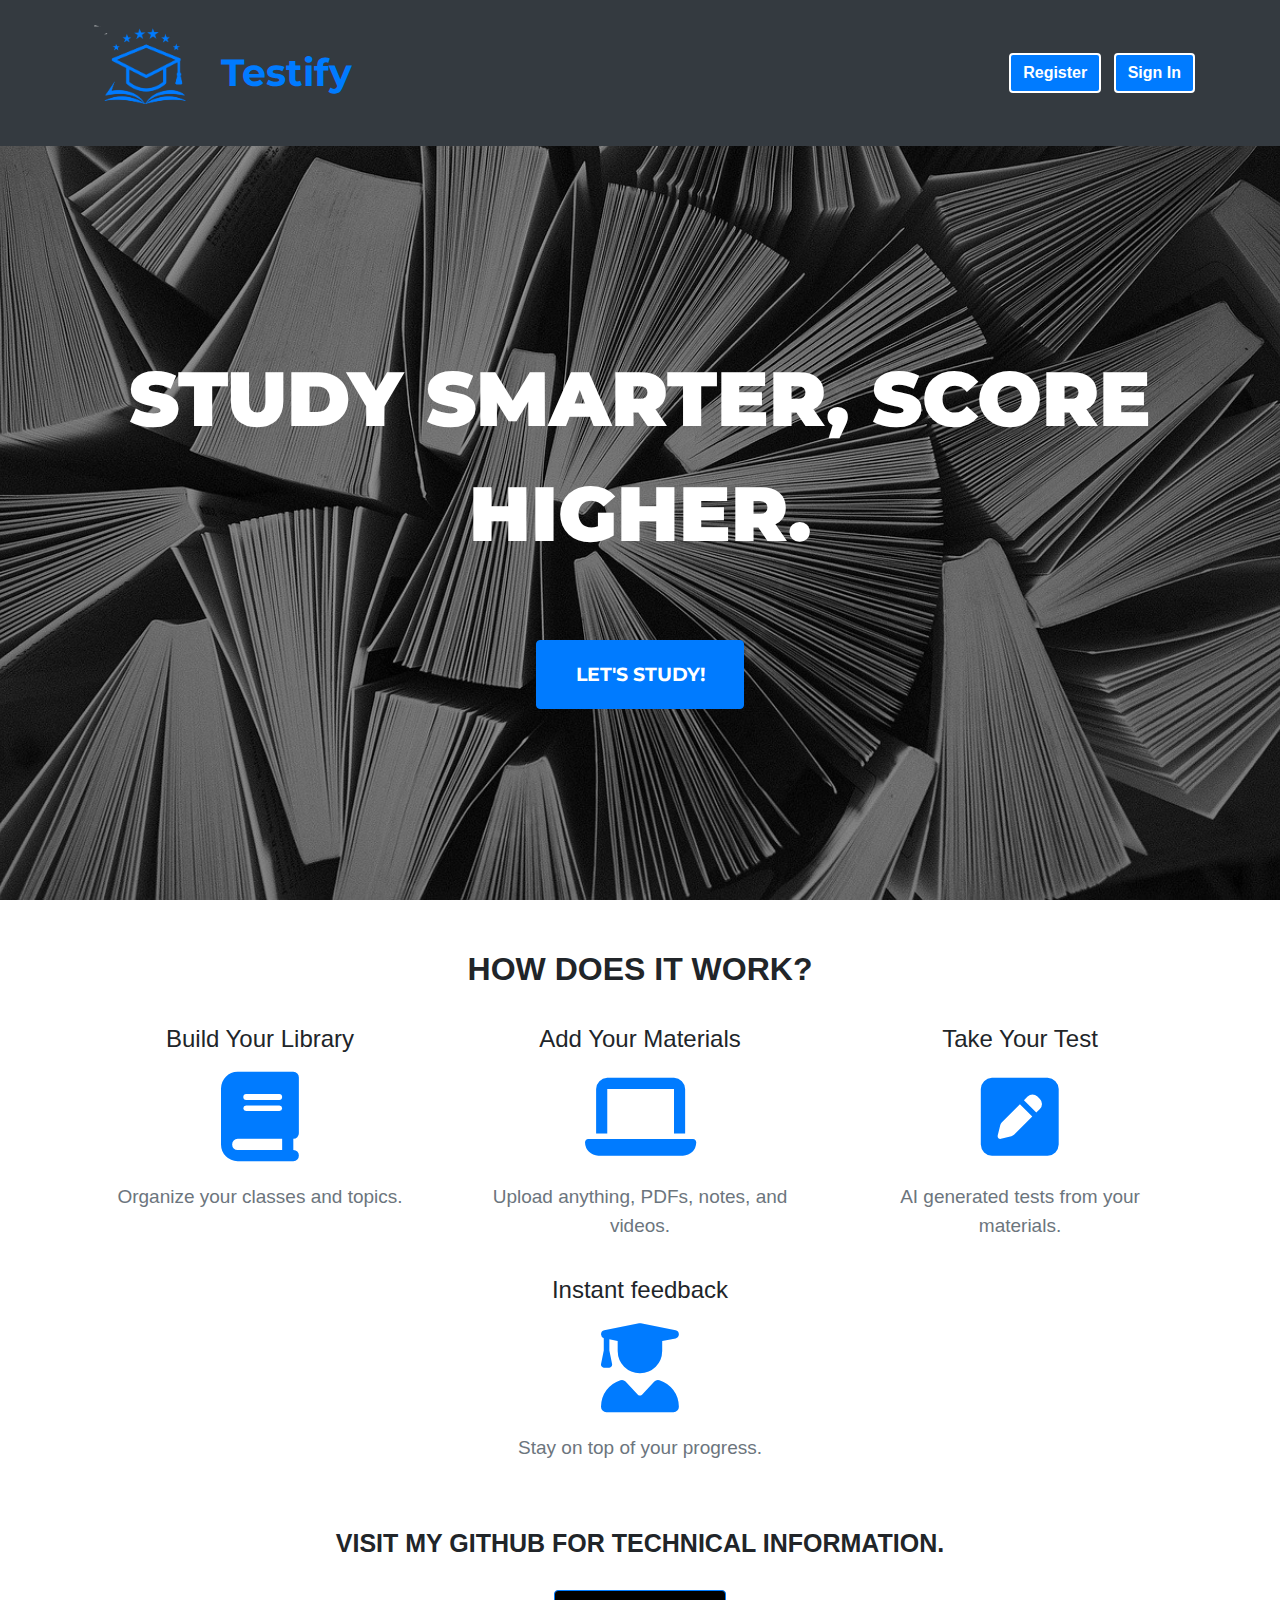
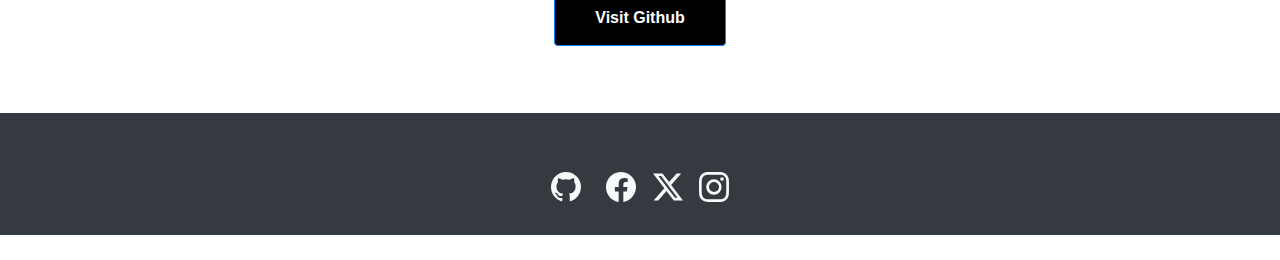
<file: templates/home.html>
<!DOCTYPE html>
<html data-bs-theme="light" lang="en">

<head>
    <meta charset="utf-8">
    <meta name="viewport" content="width=device-width, initial-scale=1.0, shrink-to-fit=no">
    <title>Testify</title>
    <link rel="stylesheet" href="https://fonts.googleapis.com/css?family=Montserrat:400,700&amp;display=swap">
    <link rel="stylesheet" href="https://fonts.googleapis.com/css?family=Kaushan+Script&amp;display=swap">
    <link rel="stylesheet" href="https://cdnjs.cloudflare.com/ajax/libs/font-awesome/6.6.0/css/all.min.css">
    <link rel="stylesheet" href="../static/css/bs-theme-overrides.css">
    <link rel="stylesheet" href="../static/css/Footer-Dark-icons.css">
    <link href="https://stackpath.bootstrapcdn.com/bootstrap/4.5.2/css/bootstrap.min.css" rel="stylesheet">
    <link rel="stylesheet" href="../static/css/home.css">
</head>

<body class="fw-bold text-bg-light" id="page-top" data-bs-spy="scroll" data-bs-target="#mainNav" data-bs-offset="54">
    <nav class="navbar navbar-expand-lg fixed-top bg-dark navbar-dark" id="mainNav">
        <div class="container">
            <!-- Logo on the left -->
            <a class="navbar-brand" href="#page-top">
                <img src="../static/images/logo.png" alt="Logo" height="120">
            </a>
            <div class="intro-lead-in"><span>Testify</span></div>
            <!-- Buttons on the right -->
            <div class="ml-auto">
                <button class="btn btn-outline-light"
                    style="border: 2px solid white; color: white; background-color: #007bff; font-weight: 700"
                    onclick="window.location.href='/register';">Register</button>
                <button class=" btn btn-outline-light ml-2"
                    style="border: 2px solid white; color: white; background-color: #007bff; font-weight: 700"
                    onclick="window.location.href='/login';">Sign In</button>
            </div>
        </div>
    </nav>
    <header class="masthead hero-background">
        <div class="container">
            <div class="intro-text">
                <!--
                <div class="text-scroll">
                    <span class="study-text">I need to study </span>
                    <span class="subject-list">
                        <div>
                            <div class="subject-item">History</div>
                            <div class="subject-item"></div>
                            <div class="subject-item">English</div>
                            <div class="subject-item"></div>
                            <div class="subject-item">Maths</div>
                            <div class="subject-item"></div>
                            <div class="subject-item">Chemistry</div>
                            <div class="subject-item"></div>
                            <div class="subject-item">Physics</div>
                            <div class="subject-item"></div>
                            <div class="subject-item">for SAT</div>
                            <div class="subject-item"></div>
                            <!-- Duplicate subjects to make the scroll infinite -->
                <!--
                            <div class="subject-item">History</div>
                            <div class="subject-item"></div>
                            <div class="subject-item">English</div>
                            <div class="subject-item"></div>
                            <div class="subject-item">Maths</div>
                            <div class="subject-item"></div>
                            <div class="subject-item">Chemistry</div>
                            <div class="subject-item"></div>
                            <div class="subject-item">Physics</div>
                            <div class="subject-item"></div>
                            <div class="subject-item">for SAT</div>
                        </div>
                    </span>
                </div>-->
                <div class="intro-heading text-uppercase"><span>Study Smarter, Score Higher.</span></div>
                </br></br>
                <a class="btn btn-primary btn-xl text-uppercase" role="button" href="#services"
                    style="background: #007bff; font-weight: 700;">let's study!</a>
            </div>
        </div>
    </header>

    <section id="services" class="services-section">
        <div class="container">
            <!-- Heading -->
            <div class="row">
                <div class="col-lg-12 text-center">
                    <h2 class="text-uppercase section-heading" style="margin-bottom: 37px; font-weight: 700;">How does
                        it work?</h2>
                </div>
            </div>

            <!-- Content -->
            <div class="row text-center d-flex justify-content-center">
                <div class="col-md-4 d-flex flex-column align-items-center">
                    <h4 class="section-heading">Build Your Library</h4>
                    <i class="fa fa-book" style="font-size: 89px; color: #007bff; margin: 10px 0 22px 0;"></i>
                    <p class="text-muted" style="font-size: 19px; margin: 0 22px 12px 22px;">Organize your classes and
                        topics.</p>
                </div>

                <div class="col-md-4 d-flex flex-column align-items-center">
                    <h4 class="section-heading">Add Your Materials</h4>
                    <i class="fa fa-laptop" style="font-size: 89px; color: #007bff; margin: 10px 0 22px 0;"></i>
                    <p class="text-muted" style="font-size: 19px; margin: 0 22px 12px 22px;">Upload anything, PDFs,
                        notes, and videos.</p>
                </div>

                <div class="col-md-4 d-flex flex-column align-items-center">
                    <h4 class="section-heading">Take Your Test</h4>
                    <i class="fa fa-pencil-square" style="font-size: 89px; color: #007bff; margin: 10px 0 22px 0;"></i>
                    <p class="text-muted" style="font-size: 19px; margin: 0 22px 12px 22px;">AI generated tests from
                        your materials.</p>
                </div>
            </div>
            </br>
            <div class="row text-center d-flex justify-content-center">
                <div class="col-md-4 d-flex flex-column align-items-center">
                    <h4 class="section-heading">Instant feedback</h4>
                    <i class="fas fa-user-graduate" style="font-size: 89px; color: #007bff; margin: 10px 0 22px 0;"></i>
                    <p class="text-muted" style="font-size: 19px; margin: 0 22px 12px 22px;">Stay on top of your
                        progress.</p>
                </div>
            </div>
        </div>
    </section>

    <section class="footer-section">
        <div class="col-lg-12 text-center">
            <h2 class="text-uppercase section-heading" style="font-size: 25px; font-weight: 700">Visit my GitHub for
                technical
                information.</h2>
            </br>
            <a class="btn btn-primary" type="button" href="https://github.com/shrenikraxit/Testify"
                style="margin-bottom: -1px;padding-left: 40px;padding-right: 40px;padding-bottom: 15px;padding-top: 15px;background: #000000; font-weight: 700">Visit
                Github</a>
        </div>
    </section>

    <footer style="margin: -11px;padding: 25px 0px;">
        <footer class="text-center bg-dark">
            <div class="container text-white py-4 py-lg-5">
                <ul class="list-inline" style="height: 10px;font-size: 30px;">
                    <li class="list-inline-item me-4"><svg xmlns="http://www.w3.org/2000/svg" width="1em" height="1em"
                            fill="currentColor" viewBox="0 0 16 16" class="bi bi-github text-light"
                            style="padding-right: 0px;margin-right: 25px;">
                            <path
                                d="M8 0C3.58 0 0 3.58 0 8c0 3.54 2.29 6.53 5.47 7.59.4.07.55-.17.55-.38 0-.19-.01-.82-.01-1.49-2.01.37-2.53-.49-2.69-.94-.09-.23-.48-.94-.82-1.13-.28-.15-.68-.52-.01-.53.63-.01 1.08.58 1.23.82.72 1.21 1.87.87 2.33.66.07-.52.28-.87.51-1.07-1.78-.2-3.64-.89-3.64-3.95 0-.87.31-1.59.82-2.15-.08-.2-.36-1.02.08-2.12 0 0 .67-.21 2.2.82.64-.18 1.32-.27 2-.27.68 0 1.36.09 2 .27 1.53-1.04 2.2-.82 2.2-.82.44 1.1.16 1.92.08 2.12.51.56.82 1.27.82 2.15 0 3.07-1.87 3.75-3.65 3.95.29.25.54.73.54 1.48 0 1.07-.01 1.93-.01 2.2 0 .21.15.46.55.38A8.012 8.012 0 0 0 16 8c0-4.42-3.58-8-8-8">
                            </path>
                        </svg><svg xmlns="http://www.w3.org/2000/svg" width="1em" height="1em" fill="currentColor"
                            viewBox="0 0 16 16" class="bi bi-facebook text-light">
                            <path
                                d="M16 8.049c0-4.446-3.582-8.05-8-8.05C3.58 0-.002 3.603-.002 8.05c0 4.017 2.926 7.347 6.75 7.951v-5.625h-2.03V8.05H6.75V6.275c0-2.017 1.195-3.131 3.022-3.131.876 0 1.791.157 1.791.157v1.98h-1.009c-.993 0-1.303.621-1.303 1.258v1.51h2.218l-.354 2.326H9.25V16c3.824-.604 6.75-3.934 6.75-7.951">
                            </path>
                        </svg></li>
                    <li class="list-inline-item me-4"><svg xmlns="http://www.w3.org/2000/svg" width="1em" height="1em"
                            fill="currentColor" viewBox="0 0 16 16" class="bi bi-twitter-x text-light">
                            <path
                                d="M12.6.75h2.454l-5.36 6.142L16 15.25h-4.937l-3.867-5.07-4.425 5.07H.316l5.733-6.57L0 .75h5.063l3.495 4.633L12.601.75Zm-.86 13.028h1.36L4.323 2.145H2.865l8.875 11.633Z">
                            </path>
                        </svg></li>
                    <li class="list-inline-item"><svg xmlns="http://www.w3.org/2000/svg" width="1em" height="1em"
                            fill="currentColor" viewBox="0 0 16 16" class="bi bi-instagram text-light">
                            <path
                                d="M8 0C5.829 0 5.556.01 4.703.048 3.85.088 3.269.222 2.76.42a3.917 3.917 0 0 0-1.417.923A3.927 3.927 0 0 0 .42 2.76C.222 3.268.087 3.85.048 4.7.01 5.555 0 5.827 0 8.001c0 2.172.01 2.444.048 3.297.04.852.174 1.433.372 1.942.205.526.478.972.923 1.417.444.445.89.719 1.416.923.51.198 1.09.333 1.942.372C5.555 15.99 5.827 16 8 16s2.444-.01 3.298-.048c.851-.04 1.434-.174 1.943-.372a3.916 3.916 0 0 0 1.416-.923c.445-.445.718-.891.923-1.417.197-.509.332-1.09.372-1.942C15.99 10.445 16 10.173 16 8s-.01-2.445-.048-3.299c-.04-.851-.175-1.433-.372-1.941a3.926 3.926 0 0 0-.923-1.417A3.911 3.911 0 0 0 13.24.42c-.51-.198-1.092-.333-1.943-.372C10.443.01 10.172 0 7.998 0h.003zm-.717 1.442h.718c2.136 0 2.389.007 3.232.046.78.035 1.204.166 1.486.275.373.145.64.319.92.599.28.28.453.546.598.92.11.281.24.705.275 1.485.039.843.047 1.096.047 3.231s-.008 2.389-.047 3.232c-.035.78-.166 1.203-.275 1.485a2.47 2.47 0 0 1-.599.919c-.28.28-.546.453-.92.598-.28.11-.704.24-1.485.276-.843.038-1.096.047-3.232.047s-2.39-.009-3.233-.047c-.78-.036-1.203-.166-1.485-.276a2.478 2.478 0 0 1-.92-.598 2.48 2.48 0 0 1-.6-.92c-.109-.281-.24-.705-.275-1.485-.038-.843-.046-1.096-.046-3.233 0-2.136.008-2.388.046-3.231.036-.78.166-1.204.276-1.486.145-.373.319-.64.599-.92.28-.28.546-.453.92-.598.282-.11.705-.24 1.485-.276.738-.034 1.024-.044 2.515-.045v.002zm4.988 1.328a.96.96 0 1 0 0 1.92.96.96 0 0 0 0-1.92zm-4.27 1.122a4.109 4.109 0 1 0 0 8.217 4.109 4.109 0 0 0 0-8.217zm0 1.441a2.667 2.667 0 1 1 0 5.334 2.667 2.667 0 0 1 0-5.334">
                            </path>
                        </svg></li>
                </ul>
            </div>
        </footer>
    </footer>
    <script src="../static/bootstrap.min.js"></script>
    <script src="../static/agency.js"></script>
    <script>
        document.querySelector(".btn-primary").addEventListener("click", function (event) {
            event.preventDefault(); // Prevent default anchor behavior
            const servicesSection = document.querySelector("#services");

            // Calculate the scroll position with an offset
            const offset = 100; // Adjust this value as needed to avoid cutting off the text
            const sectionPosition = servicesSection.getBoundingClientRect().top + window.pageYOffset - offset;

            window.scrollTo({
                top: sectionPosition,
                behavior: 'smooth' // Smooth scrolling
            });
        });
    </script>
</body>

</html>
</file>
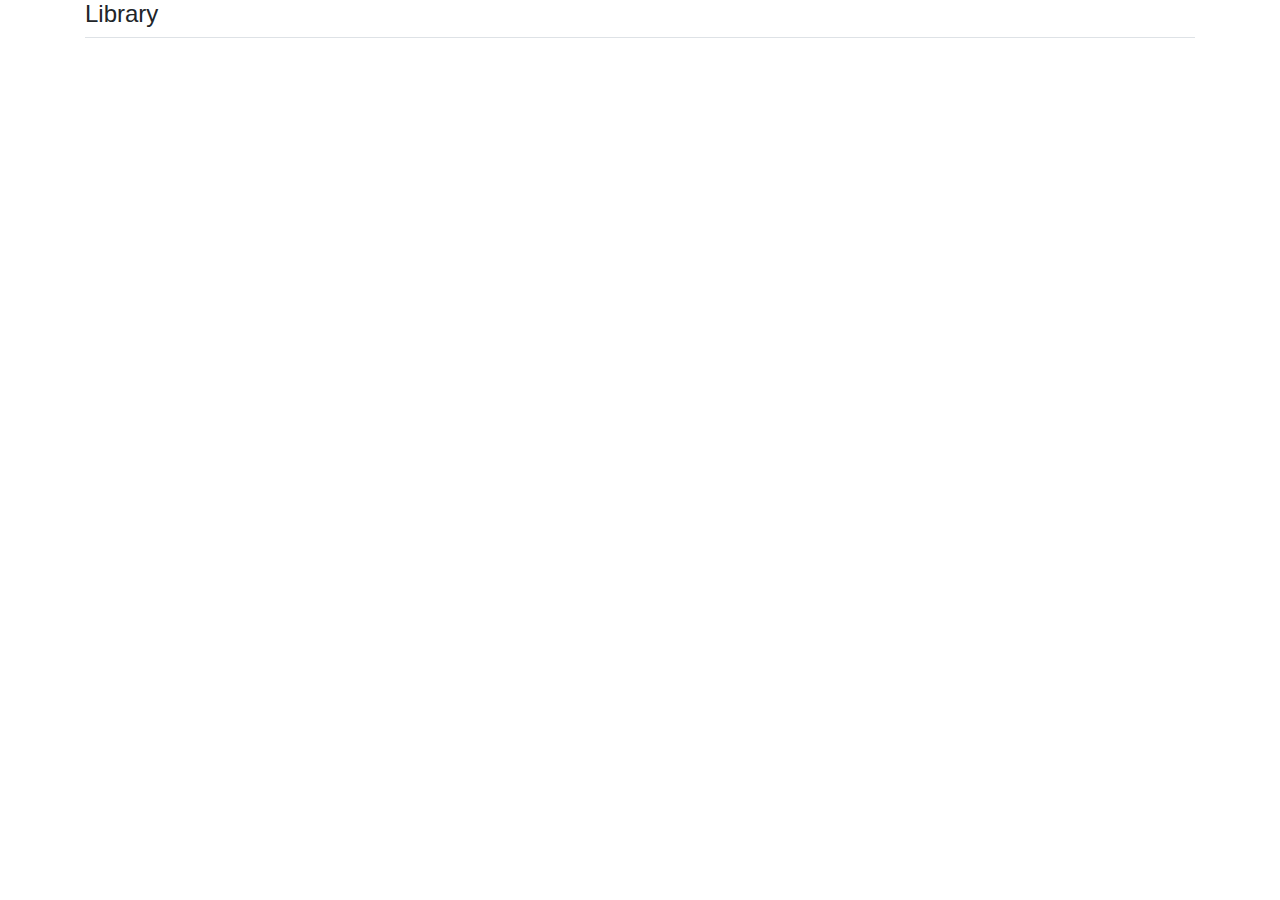
<file: templates/library.html>
<!DOCTYPE html>
<html lang="en">

<head>
    <meta charset="UTF-8">
    <meta name="viewport" content="width=device-width, initial-scale=1.0">
    <title>Library</title>
    <link rel="stylesheet" href="https://stackpath.bootstrapcdn.com/bootstrap/4.5.2/css/bootstrap.min.css">
    <link rel="stylesheet" href="https://cdnjs.cloudflare.com/ajax/libs/font-awesome/6.0.0-beta3/css/all.min.css">
    <link rel="stylesheet" href="../static/css/library.css">
    <style>
        .spinnerModal {
            width: 50%;
            height: 50%;
            background-color: white;
            padding: 20px;
            border-radius: 10px;
            display: flex;
            justify-content: center;
            align-items: center;
        }


        /* Adjust modal stacking */
        .modal-backdrop {
            z-index: 1040 !important;
        }

        #uploadModal {
            z-index: 1050 !important;
        }

        #spinnerModal {
            z-index: 1060 !important;
            /* Spinner modal should appear on top */
        }

        /* Spinner container */
        .spinner-animation {
            display: flex;
            justify-content: center;
            align-items: center;
            /* Full page height */
            background-color: rgba(255, 255, 255, 0.8);
            /* Slightly transparent background */
        }

        #loading-text {
            margin-top: 20px;
            font-size: 18px;
            font-weight: bold;
            color: black;
            /* Make sure the text is black for visibility */
        }

        #spinner-logo {
            width: 80px;
            height: 80px;
            animation: bounce 1.5s infinite;
        }

        @keyframes bounce {

            0%,
            100% {
                transform: translateY(0);
            }

            50% {
                transform: translateY(-20px);
            }
        }
    </style>
</head>

<body>
    <div class="container">
        <h4>Library</h4>

        <!-- Subject Tabs -->
        <div class="tab-container">
            <ul class="nav nav-tabs" id="subjectTabs" role="tablist">
                <!-- Subject tabs will be loaded here dynamically -->
            </ul>
        </div>

        <!-- Tab Content for Topics -->
        <div class="tab-content" id="subjectTabsContent">
            <!-- Topic cards will be loaded dynamically here -->
        </div>
        <!-- Other Modals -->
        <!-- Modal for Adding New Subject -->
        <div class="modal fade" id="addSubjectModal" tabindex="-1" role="dialog" aria-labelledby="addSubjectModalLabel"
            aria-hidden="true">
            <div class="modal-dialog" role="document">
                <div class="modal-content">
                    <div class="modal-header">
                        <h5 class="modal-title" id="addSubjectModalLabel">Add New Subject</h5>
                        <button type="button" class="close" data-dismiss="modal" aria-label="Close">
                            <span aria-hidden="true">&times;</span>
                        </button>
                    </div>
                    <div class="modal-body">
                        <input type="text" id="newSubjectName" class="form-control" placeholder="Enter subject name">
                    </div>
                    <div class="modal-footer">
                        <button type="button" class="btn btn-secondary" data-dismiss="modal">Close</button>
                        <button type="button" class="btn btn-primary" onclick="addNewSubject()">Add Subject</button>
                    </div>
                </div>
            </div>
        </div>

        <!-- Modal for Adding New Topic -->
        <div class="modal fade" id="addTopicModal" tabindex="-1" role="dialog" aria-labelledby="addTopicModalLabel"
            aria-hidden="true">
            <div class="modal-dialog" role="document">
                <div class="modal-content">
                    <div class="modal-header">
                        <h5 class="modal-title" id="addTopicModalLabel">Add New Topic</h5>
                        <button type="button" class="close" data-dismiss="modal" aria-label="Close">
                            <span aria-hidden="true">&times;</span>
                        </button>
                    </div>
                    <div class="modal-body">
                        <input type="text" id="newTopicName" class="form-control" placeholder="Enter topic name">
                        <textarea id="newTopicDescription" class="form-control mt-3"
                            placeholder="Enter topic description" rows="4"></textarea>
                        <input type="hidden" id="currentSubjectId">
                    </div>
                    <div class="modal-footer">
                        <button type="button" class="btn btn-secondary" data-dismiss="modal">Close</button>
                        <button type="button" class="btn btn-primary" onclick="addNewTopic()">Add Topic</button>
                    </div>
                </div>
            </div>
        </div>
        <!-- Modal for Uploading Study Material -->
        <div class="modal fade" id="uploadModal" tabindex="-1" role="dialog" aria-labelledby="uploadModalLabel"
            aria-hidden="true">
            <div class="modal-dialog modal-lg" role="document">
                <div class="modal-content">
                    <div class="modal-header">
                        <h5 class="modal-title" id="uploadModalLabel">Upload Study Material</h5>
                        <div id="sub_topic">
                            <!-- Hidden subjectID and topicID -->
                            <div id="subjectID" style="display: none;"></div>
                            <div id="topicID" style="display: none;"></div>
                        </div>
                        <button type="button" class="close" data-dismiss="modal" aria-label="Close">
                            <span aria-hidden="true">&times;</span>
                        </button>
                    </div>
                    <div class="modal-body">
                        <!-- This is where the upload.html content will be loaded -->
                        <div id="uploadModalContent">
                            <div class="container-fluid mt-4">
                                <!-- Tabs for Study Material Types -->
                                <ul class="nav nav-tabs" id="materialTabs" role="tablist">
                                    <li class="nav-item">
                                        <a class="nav-link active" id="plain-text-tab" data-toggle="tab"
                                            href="#plain-text" role="tab" aria-controls="plain-text"
                                            aria-selected="true">Plain Text</a>
                                    </li>
                                    <li class="nav-item">
                                        <a class="nav-link" id="pdf-tab" data-toggle="tab" href="#pdf" role="tab"
                                            aria-controls="pdf" aria-selected="false">PDF Upload</a>
                                    </li>
                                    <li class="nav-item">
                                        <a class="nav-link" id="notes-tab" data-toggle="tab" href="#notes" role="tab"
                                            aria-controls="notes" aria-selected="false">Handwritten Notes</a>
                                    </li>
                                    <li class="nav-item">
                                        <a class="nav-link" id="youtube-tab" data-toggle="tab" href="#youtube"
                                            role="tab" aria-controls="youtube" aria-selected="false">YouTube Video</a>
                                    </li>
                                </ul>

                                <!-- Tab Content Area -->
                                <div class="tab-content" id="materialTabContent">
                                    <!-- Plain Text Tab -->
                                    <div class="tab-pane fade show active" id="plain-text" role="tabpanel"
                                        aria-labelledby="plain-text-tab">
                                        <div class="form-group">
                                            <!-- Textbox for the title -->
                                            <label for="plainTextTitle">Title:</label>
                                            <input type="text" class="form-control" id="plainTextTitle"
                                                placeholder="Enter the title for your text">
                                            <label for="plainTextTitle">Study Material:</label>
                                            <textarea class="form-control" id="plainTextInput"
                                                placeholder="Write or paste the text here..."></textarea>
                                            <small id="characterCount" class="character-count">0 characters</small>
                                        </div>
                                    </div>

                                    <!-- PDF Upload Tab -->
                                    <div class="tab-pane fade" id="pdf" role="tabpanel" aria-labelledby="pdf-tab">
                                        <!-- Textbox for the title -->
                                        <label for="plainPDFTitle">Title:</label>
                                        <input type="text" class="form-control" id="plainPDFTitle"
                                            placeholder="Enter the title for your text">
                                        <div class="upload-area" id="pdfUploadArea"
                                            onclick="document.getElementById('pdfFileInput').click();">
                                            <p id="uploadPDFInstructions">Drag and drop a PDF file here, or click to select
                                                a
                                                file.</p>
                                            <input type="file" id="pdfFileInput" accept="application/pdf"
                                                style="display: none;">
                                            <!-- Preview area for the selected PDF file -->
                                            <div id="pdfFilePreview" class="file-preview"></div>
                                        </div>
                                    </div>
                                    <!-- Handwritten note Upload Tab -->
                                    <div class="tab-pane fade" id="notes" role="tabpanel" aria-labelledby="notes-tab">
                                        <!-- Textbox for the title -->
                                        <label for="plainNotesTitle">Title:</label>
                                        <input type="text" class="form-control" id="plainNotesTitle"
                                            placeholder="Enter the title for your notes">
                                        <div class="upload-area" id="notesUploadArea"
                                            onclick="document.getElementById('notesFileInput').click();">
                                            <p id="uploadnotesInstructions">Drag and drop your notes here, or click to
                                                select a file.</p>
                                            <input type="file" id="notesFileInput" accept="image/*"
                                                style="display: none;">
                                            <!-- Preview area for the selected Image file -->
                                            <div id="notesFilePreview" class="file-preview"></div>
                                        </div>
                                    </div>
                                    <!-- YouTube Video Upload Tab -->
                                    <div class="tab-pane fade" id="youtube" role="tabpanel"
                                        aria-labelledby="youtube-tab">
                                        <div class="upload-area" id="youtubeUploadArea">
                                            <input type="text" id="youtubeInput" class="form-control"
                                                placeholder="Paste or type a YouTube video link...">
                                        </div>
                                    </div>
                                </div>
                            </div>
                        </div>
                    </div>
                    <div class="modal-footer">
                        <button type="button" class="btn btn-secondary" data-dismiss="modal">Close</button>
                        <!-- Add to Application Button -->
                        <button class="btn btn-primary add-to-application-btn" id="addToApplicationBtn">Add to
                            Library</button>
                    </div>
                </div>
            </div>
        </div>

        <!-- Spinner Modal for Upload Progress -->
        <div class="modal fade" id="spinnerModal" tabindex="-1" role="dialog" aria-labelledby="spinnerModalLabel"
            aria-hidden="true">
            <div class="modal-dialog modal-sm" role="document">
                <div class="modal-content">
                    <div class="modal-body">
                        <div class="spinner-animation">
                            <img src="../static/images/logo.png" alt="logo" id="spinner-logo" />
                        </div>
                        <p id="loading-text" class="text-center mt-3">Uploading, please wait...</p>
                    </div>
                </div>
            </div>
        </div>
    </div>

    <!-- Bootstrap and jQuery JS -->
    <script src="https://code.jquery.com/jquery-3.5.1.min.js"></script>
    <script src="https://stackpath.bootstrapcdn.com/bootstrap/4.5.2/js/bootstrap.min.js"></script>
    <script src="../static/library.js"></script>
    <script src="../static/common.js"></script>
    <script src="../static/lib-upload.js"></script>

</body>

</html>
</file>
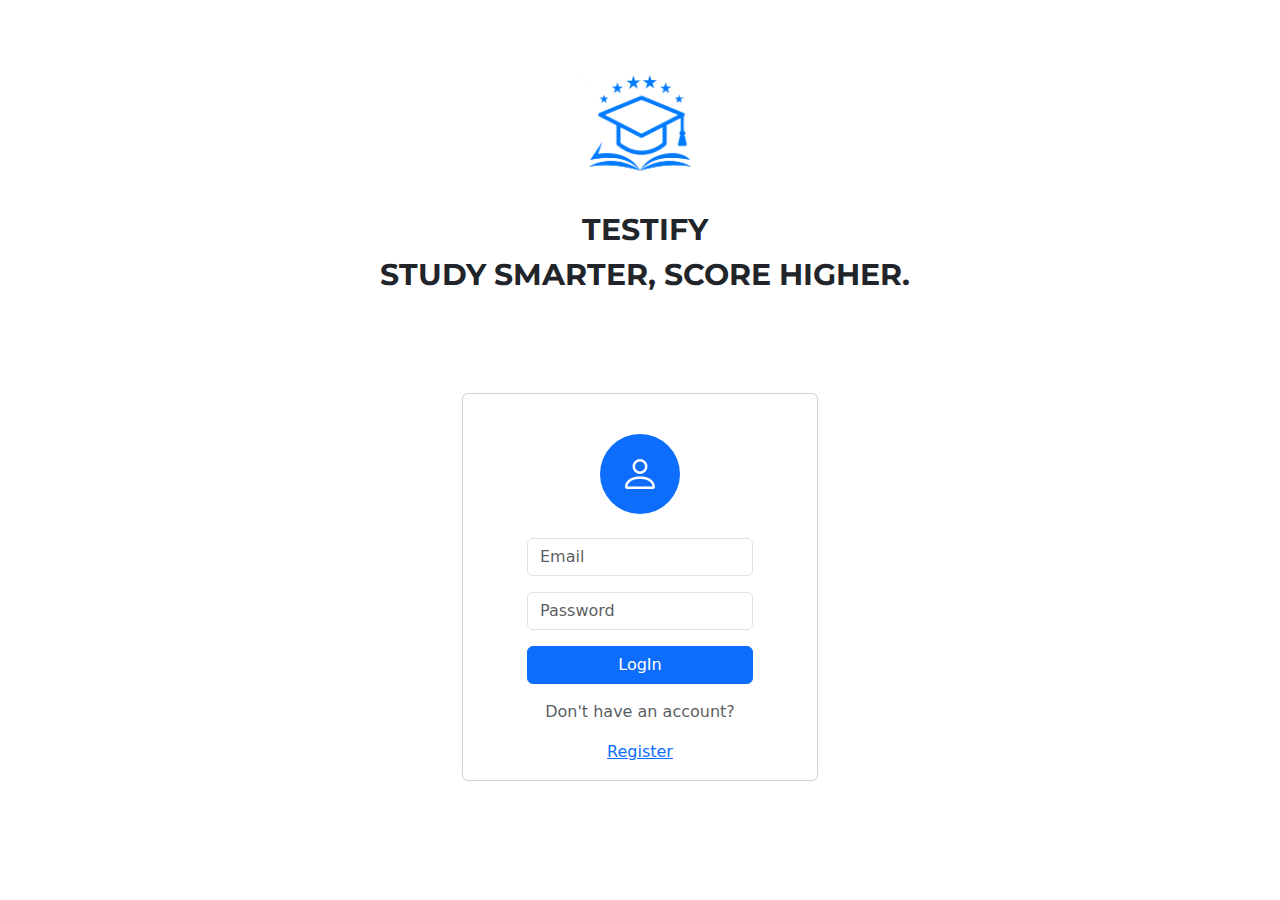
<file: templates/login.html>
<!DOCTYPE html>
<html data-bs-theme="light" lang="en">

<head>
    <meta charset="utf-8">
    <meta name="viewport" content="width=device-width, initial-scale=1.0, shrink-to-fit=no">
    <title>Testify - Login</title>
    <link rel="stylesheet" href="https://fonts.googleapis.com/css?family=Montserrat:700&amp;display=swap">
    <link rel="stylesheet" href="../static/css/bootstrap.min.css">
    <link rel="stylesheet" href="../static/css/Login-Form-Basic-icons.css">
</head>

<body>
    <section class="position-relative py-4 py-xl-5">
        <div class="container">
            <div class="row mb-5" style="padding-bottom: 0px;margin-bottom: 17px;">
                <div class="col-md-8 col-xl-6 text-center mx-auto">
                    <div class="row mb-5">
                        <div class="col-md-8 col-xl-6 text-center mx-auto">
                            <h2></h2><img src="../static/images/logo.png" width="150" height="151"><span></span>
                            <div class="text-uppercase intro-heading"
                                style="font-family: Montserrat, sans-serif;margin-right: -188px;margin-left: -179px;">
                                <span
                                    style="font-size:30px;font-family:Montserrat, sans-serif;font-weight:bold;">Testify</span><br><span
                                    style="font-size: 30px;font-family: Montserrat, sans-serif;font-weight: bold;padding-left: 0px;">Study
                                    Smarter, Score Higher.</span>
                            </div>
                        </div>
                    </div>
                </div>
            </div>
            <div class="row d-flex justify-content-center">
                <div class="col-md-6 col-xl-4">
                    <div class="card mb-5">
                        <div class="card-body d-flex flex-column align-items-center">
                            <div class="bs-icon-xl bs-icon-circle bs-icon-primary bs-icon my-4"><svg
                                    xmlns="http://www.w3.org/2000/svg" width="1em" height="1em" fill="currentColor"
                                    viewBox="0 0 16 16" class="bi bi-person">
                                    <path
                                        d="M8 8a3 3 0 1 0 0-6 3 3 0 0 0 0 6m2-3a2 2 0 1 1-4 0 2 2 0 0 1 4 0m4 8c0 1-1 1-1 1H3s-1 0-1-1 1-4 6-4 6 3 6 4m-1-.004c-.001-.246-.154-.986-.832-1.664C11.516 10.68 10.289 10 8 10c-2.29 0-3.516.68-4.168 1.332-.678.678-.83 1.418-.832 1.664z">
                                    </path>
                                </svg></div>
                            <form class="text-center" method="post" action="/login">
                                <div class="mb-3"><input class="form-control" type="email" name="email"
                                        placeholder="Email"></div>
                                <div class="mb-3"><input class="form-control" type="password" name="password"
                                        placeholder="Password"></div>
                                <div class="mb-3"><button class="btn btn-primary d-block w-100" type="submit"
                                        ;">LogIn</button></div>
                                <p class="text-muted">Don't have an account?</p><a href="/register">Register</a>
                            </form>
                        </div>
                    </div>
                </div>
            </div>
        </div>
    </section>
    <script src="../static/bootstrap.min.js"></script>
</body>

</html>
</file>
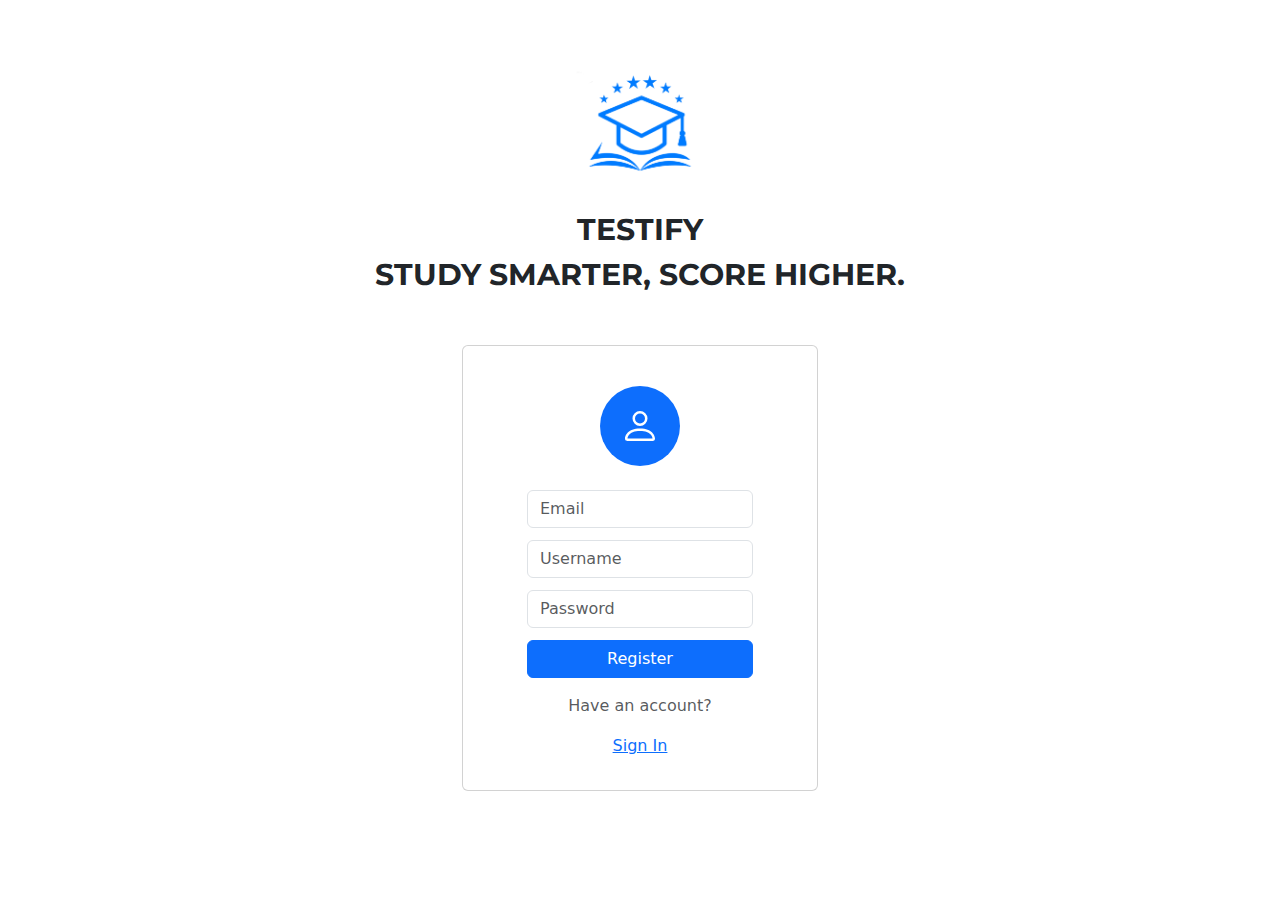
<file: templates/register.html>
<!DOCTYPE html>
<html data-bs-theme="light" lang="en">

<head>
    <meta charset="utf-8">
    <meta name="viewport" content="width=device-width, initial-scale=1.0, shrink-to-fit=no">
    <title>Testify - Register</title>
    <link rel="stylesheet" href="../static/css/bootstrap.min.css">
    <link rel="stylesheet" href="https://fonts.googleapis.com/css?family=Montserrat:400,700&amp;display=swap">
    <link rel="stylesheet" href="../static/css/Login-Form-Basic-icons.css">
</head>

<body>
    <section id="signin" class="position-relative py-4 py-xl-5">
        <div class="container">
            <div class="row mb-5">
                <div class="col-md-8 col-xl-6 text-center mx-auto">
                    <h2></h2><img src="../static/images/logo.png" width="150" height="151"><span></span>
                    <div class="text-uppercase intro-heading"><span
                            style="font-size:30px;font-family:Montserrat, sans-serif;font-weight:bold;">Testify</span><br><span
                            style="font-size:30px;font-family:Montserrat, sans-serif;font-weight:bold;">Study Smarter,
                            Score Higher.</span></div>
                </div>
            </div>
            <div class="row d-flex justify-content-center">
                <div class="col-md-6 col-xl-4">
                    <div class="card mb-5">
                        <div class="card-body d-flex flex-column align-items-center">
                            <div class="bs-icon-xl bs-icon-circle bs-icon-primary bs-icon my-4"><svg
                                    xmlns="http://www.w3.org/2000/svg" width="1em" height="1em" fill="currentColor"
                                    viewBox="0 0 16 16" class="bi bi-person">
                                    <path
                                        d="M8 8a3 3 0 1 0 0-6 3 3 0 0 0 0 6m2-3a2 2 0 1 1-4 0 2 2 0 0 1 4 0m4 8c0 1-1 1-1 1H3s-1 0-1-1 1-4 6-4 6 3 6 4m-1-.004c-.001-.246-.154-.986-.832-1.664C11.516 10.68 10.289 10 8 10c-2.29 0-3.516.68-4.168 1.332-.678.678-.83 1.418-.832 1.664z">
                                    </path>
                                </svg></div>
                            <form class="text-center" method="post" action="/register">
                                <div class="mb-3">
                                    <input class="form-control" type="email" name="email" placeholder="Email"
                                        style="margin-bottom: 12px;">
                                    <input class="form-control" type="text" name="username" placeholder="Username"
                                        style="margin-bottom: 12px;">
                                    <input class="form-control" type="password" name="password" placeholder="Password"
                                        style="margin-bottom: 12px;">
                                    <div class="mb-3"><button class="btn btn-primary d-block w-100"
                                            type="submit">Register</button></div>
                                    <p class="text-muted">Have an account?</p>
                            </form><a href="/login">Sign In</a>
                        </div>
                    </div>
                </div>
            </div>
        </div>
    </section>
    <script src="../static/bootstrap.min.js"></script>
</body>

</html>
</file>
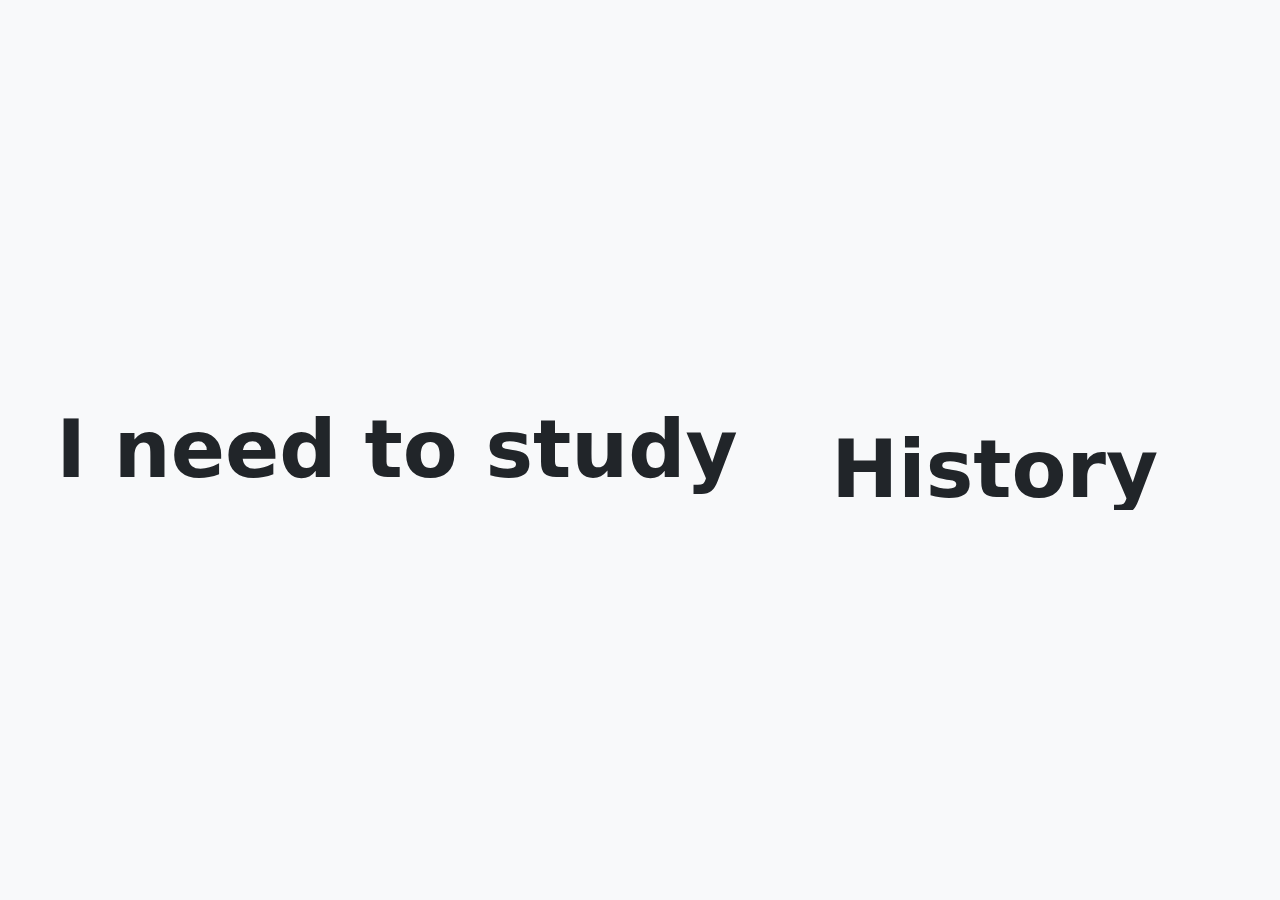
<file: templates/TestScroll.html>
<!DOCTYPE html>
<html lang="en">

<head>
    <meta charset="UTF-8">
    <meta name="viewport" content="width=device-width, initial-scale=1.0">
    <title>Study Subjects</title>
    <!-- Bootstrap CSS -->
    <link href="https://cdn.jsdelivr.net/npm/bootstrap@5.3.0-alpha1/dist/css/bootstrap.min.css" rel="stylesheet">
    <style>
        body {
            display: flex;
            justify-content: center;
            align-items: center;
            height: 100vh;
            background-color: #f8f9fa;
        }

        .study-text {
            font-size: 5rem;
            font-weight: bold;
        }

        .subject-list {
            height: 5rem;
            overflow: hidden;
            display: inline-block;
            vertical-align: bottom;
        }

        .subject-list div {
            display: flex;
            flex-direction: column;
            animation: scrollSubjects 10s linear infinite;
        }

        .subject-item {
            height: 5rem;
            display: flex;
            justify-content: center;
            align-items: center;
            font-size: 5rem;
            font-weight: bold;
        }

        @keyframes scrollSubjects {
            0% {
                transform: translateY(0);
            }

            100% {
                transform: translateY(-30rem);
            }

            /* Adjust for the number of subjects */
        }
    </style>
</head>

<body>
    <div class="text-center">
        <span class="study-text">I need to study </span>
        <span class="subject-list">
            <div>
                <div class="subject-item">History</div>
                <div class="subject-item"></div>
                <div class="subject-item">English</div>
                <div class="subject-item"></div>
                <div class="subject-item">Maths</div>
                <div class="subject-item"></div>
                <div class="subject-item">Chemistry</div>
                <div class="subject-item"></div>
                <div class="subject-item">Physics</div>
                <div class="subject-item"></div>
                <div class="subject-item">for SAT</div>
                <div class="subject-item"></div>
                <!-- Duplicate subjects to make the scroll infinite -->
                <div class="subject-item">History</div>
                <div class="subject-item"></div>
                <div class="subject-item">English</div>
                <div class="subject-item"></div>
                <div class="subject-item">Maths</div>
                <div class="subject-item"></div>
                <div class="subject-item">Chemistry</div>
                <div class="subject-item"></div>
                <div class="subject-item">Physics</div>
                <div class="subject-item"></div>
                <div class="subject-item">for SAT</div>
            </div>
        </span>
    </div>

    <!-- Bootstrap JS -->
    <script src="https://cdn.jsdelivr.net/npm/bootstrap@5.3.0-alpha1/dist/js/bootstrap.bundle.min.js"></script>
</body>

</html>
</file>
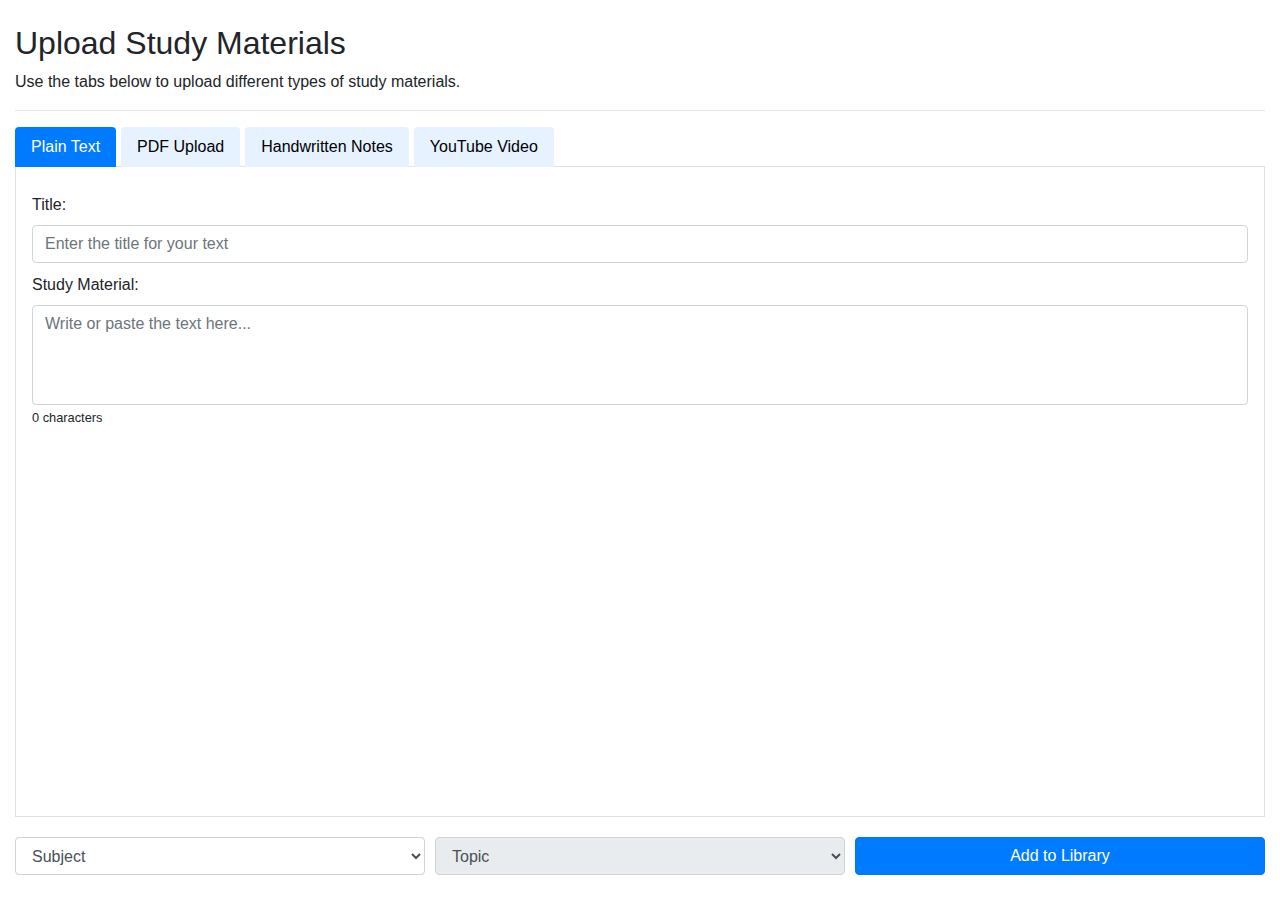
<file: templates/upload.html>
<!DOCTYPE html>
<html lang="en">

<head>
    <meta charset="UTF-8">
    <meta name="viewport" content="width=device-width, initial-scale=1.0">
    <title>Upload Study Materials</title>
    <link href="https://stackpath.bootstrapcdn.com/bootstrap/4.5.2/css/bootstrap.min.css" rel="stylesheet">
    <!-- Add Font Awesome CSS for icons -->
    <link rel="stylesheet" href="https://cdnjs.cloudflare.com/ajax/libs/font-awesome/5.15.4/css/all.min.css">
    <link href="../static/css/upload.css" rel="stylesheet">
</head>

<body>
    <div class="container-fluid mt-4">
        <h2>Upload Study Materials</h2>
        <p>Use the tabs below to upload different types of study materials.</p>
        <hr>

        <!-- Tabs for Study Material Types -->
        <ul class="nav nav-tabs" id="materialTabs" role="tablist">
            <li class="nav-item">
                <a class="nav-link active" id="plain-text-tab" data-toggle="tab" href="#plain-text" role="tab"
                    aria-controls="plain-text" aria-selected="true">Plain Text</a>
            </li>
            <li class="nav-item">
                <a class="nav-link" id="pdf-tab" data-toggle="tab" href="#pdf" role="tab" aria-controls="pdf"
                    aria-selected="false">PDF Upload</a>
            </li>
            <li class="nav-item">
                <a class="nav-link" id="notes-tab" data-toggle="tab" href="#notes" role="tab" aria-controls="notes"
                    aria-selected="false">Handwritten Notes</a>
            </li>
            <li class="nav-item">
                <a class="nav-link" id="youtube-tab" data-toggle="tab" href="#youtube" role="tab"
                    aria-controls="youtube" aria-selected="false">YouTube Video</a>
            </li>

        </ul>

        <!-- Tab Content Area -->
        <div class="tab-content" id="materialTabContent">
            <!-- Plain Text Tab -->
            <div class="tab-pane fade show active" id="plain-text" role="tabpanel" aria-labelledby="plain-text-tab">
                <div class="form-group">
                    <!-- Textbox for the title -->
                    <label for="plainTextTitle">Title:</label>
                    <input type="text" class="form-control" id="plainTextTitle"
                        placeholder="Enter the title for your text">
                    <label for="plainTextTitle">Study Material:</label>
                    <textarea class="form-control" id="plainTextInput"
                        placeholder="Write or paste the text here..."></textarea>
                    <small id="characterCount" class="character-count">0 characters</small>
                </div>
            </div>

            <!-- PDF Upload Tab -->
            <div class="tab-pane fade" id="pdf" role="tabpanel" aria-labelledby="pdf-tab">
                <!-- Textbox for the title -->
                <label for="plainPDFTitle">Title:</label>
                <input type="text" class="form-control" id="plainPDFTitle" placeholder="Enter the title for your text">
                <div class="upload-area" id="pdfUploadArea" onclick="document.getElementById('pdfFileInput').click();">
                    <p id="uploadPDFInstructions">Drag and drop a PDF file here, or click to select a file.</p>
                    <input type="file" id="pdfFileInput" accept="application/pdf" style="display: none;">
                    <!-- Preview area for the selected PDF file -->
                    <div id="pdfFilePreview" class="file-preview"></div>
                </div>
            </div>

            <!-- Handwritten note Upload Tab -->
            <div class="tab-pane fade" id="notes" role="tabpanel" aria-labelledby="notes-tab">
                <!-- Textbox for the title -->
                <label for="plainNotesTitle">Title:</label>
                <input type="text" class="form-control" id="plainNotesTitle"
                    placeholder="Enter the title for your notes">
                <div class="upload-area" id="notesUploadArea"
                    onclick="document.getElementById('notesFileInput').click();">
                    <p id="uploadnotesInstructions">Drag and drop your notes here, or click to select a file.</p>
                    <input type="file" id="notesFileInput" accept="image/*" style="display: none;">
                    <!-- Preview area for the selected Image file -->
                    <div id="notesFilePreview" class="file-preview"></div>
                </div>
            </div>

            <!-- YouTube Video Upload Tab -->
            <div class="tab-pane fade" id="youtube" role="tabpanel" aria-labelledby="youtube-tab">
                <div class="upload-area" id="youtubeUploadArea">
                    <input type="text" id="youtubeInput" class="form-control"
                        placeholder="Paste or type a YouTube video link...">
                </div>
            </div>
        </div>
        <!-- Spinner wheel -->
        <div id="spinner-modal" class="modal" style="display: none;">
            <div class="modal-content">
                <div class="spinner-animation">
                    <img src="../static/images/logo.png" alt="logo" id="spinner-logo">
                </div>
                <p id="loading-text">Uploading the study materials...</p>
            </div>
        </div>
        <!-- Control Panel: Subject Dropdown, Topic Dropdown, and Add to Application Button -->
        <div class="control-panel">
            <!-- Subject Dropdown -->
            <select class="form-control" id="subjectDropdown">
                <option value="" disabled selected>Subject</option>
            </select>

            <!-- Topic Dropdown -->
            <select class="form-control" id="topicDropdown" disabled>
                <option value="" disabled selected>Topic</option>
            </select>

            <!-- Add to Application Button -->
            <button class="btn btn-primary add-to-application-btn" id="addToApplicationBtn">Add to Library</button>
        </div>
    </div>

    <!-- Bootstrap and jQuery JS -->
    <script src="https://code.jquery.com/jquery-3.5.1.min.js"></script>
    <script src="https://stackpath.bootstrapcdn.com/bootstrap/4.5.2/js/bootstrap.min.js"></script>
    <script src="../static/upload.js"></script>
</body>

</html>
</file>
<file: static/css/bs-theme-overrides.css>
:root, [data-bs-theme=light] {
  --bs-primary: #007bff;
  --bs-primary-rgb: 0,123,255;
  --bs-primary-text-emphasis: #003166;
  --bs-primary-bg-subtle: #CCE5FF;
  --bs-primary-border-subtle: #99CAFF;
  --bs-warning: #007bff;
  --bs-warning-rgb: 0,123,255;
  --bs-warning-text-emphasis: #003166;
  --bs-warning-bg-subtle: #CCE5FF;
  --bs-warning-border-subtle: #99CAFF;
  --bs-link-color: #007bff;
  --bs-link-color-rgb: 0,123,255;
}

.btn-primary {
  --bs-btn-color: #000000;
  --bs-btn-bg: #007bff;
  --bs-btn-border-color: #007bff;
  --bs-btn-hover-color: #000000;
  --bs-btn-hover-bg: #268FFF;
  --bs-btn-hover-border-color: #1988FF;
  --bs-btn-focus-shadow-rgb: 0,18,38;
  --bs-btn-active-color: #000000;
  --bs-btn-active-bg: #3395FF;
  --bs-btn-active-border-color: #1988FF;
  --bs-btn-disabled-color: #000000;
  --bs-btn-disabled-bg: #007bff;
  --bs-btn-disabled-border-color: #007bff;
}

.btn-outline-primary {
  --bs-btn-color: #007bff;
  --bs-btn-border-color: #007bff;
  --bs-btn-focus-shadow-rgb: 0,123,255;
  --bs-btn-hover-color: #000000;
  --bs-btn-hover-bg: #007bff;
  --bs-btn-hover-border-color: #007bff;
  --bs-btn-active-color: #000000;
  --bs-btn-active-bg: #007bff;
  --bs-btn-active-border-color: #007bff;
  --bs-btn-disabled-color: #007bff;
  --bs-btn-disabled-bg: transparent;
  --bs-btn-disabled-border-color: #007bff;
}

.btn-warning {
  --bs-btn-color: #000000;
  --bs-btn-bg: #007bff;
  --bs-btn-border-color: #007bff;
  --bs-btn-hover-color: #000000;
  --bs-btn-hover-bg: #268FFF;
  --bs-btn-hover-border-color: #1988FF;
  --bs-btn-focus-shadow-rgb: 0,18,38;
  --bs-btn-active-color: #000000;
  --bs-btn-active-bg: #3395FF;
  --bs-btn-active-border-color: #1988FF;
  --bs-btn-disabled-color: #000000;
  --bs-btn-disabled-bg: #007bff;
  --bs-btn-disabled-border-color: #007bff;
}

.btn-outline-warning {
  --bs-btn-color: #007bff;
  --bs-btn-border-color: #007bff;
  --bs-btn-focus-shadow-rgb: 0,123,255;
  --bs-btn-hover-color: #000000;
  --bs-btn-hover-bg: #007bff;
  --bs-btn-hover-border-color: #007bff;
  --bs-btn-active-color: #000000;
  --bs-btn-active-bg: #007bff;
  --bs-btn-active-border-color: #007bff;
  --bs-btn-disabled-color: #007bff;
  --bs-btn-disabled-bg: transparent;
  --bs-btn-disabled-border-color: #007bff;
}
</file>
<file: static/css/Footer-Dark-icons.css>
.bs-icon {
  --bs-icon-size: .75rem;
  display: flex;
  flex-shrink: 0;
  justify-content: center;
  align-items: center;
  font-size: var(--bs-icon-size);
  width: calc(var(--bs-icon-size) * 2);
  height: calc(var(--bs-icon-size) * 2);
  color: var(--bs-primary);
}

.bs-icon-xs {
  --bs-icon-size: 1rem;
  width: calc(var(--bs-icon-size) * 1.5);
  height: calc(var(--bs-icon-size) * 1.5);
}

.bs-icon-sm {
  --bs-icon-size: 1rem;
}

.bs-icon-md {
  --bs-icon-size: 1.5rem;
}

.bs-icon-lg {
  --bs-icon-size: 2rem;
}

.bs-icon-xl {
  --bs-icon-size: 2.5rem;
}

.bs-icon.bs-icon-primary {
  color: var(--bs-white);
  background: var(--bs-primary);
}

.bs-icon.bs-icon-primary-light {
  color: var(--bs-primary);
  background: rgba(var(--bs-primary-rgb), .2);
}

.bs-icon.bs-icon-semi-white {
  color: var(--bs-primary);
  background: rgba(255, 255, 255, .5);
}

.bs-icon.bs-icon-rounded {
  border-radius: .5rem;
}

.bs-icon.bs-icon-circle {
  border-radius: 50%;
}

.fa.fa-book.fa-stack-1x.fa-inverse {
}

.fa.fa-book.fa-stack-1x.fa-inverse {
}
</file>
<file: static/css/home.css>
/* Ensure the hero section fills the entire screen */
.masthead {
    height: 100vh;
    /* Full viewport height */
    background-size: cover;
    background-position: center;
    display: flex;
    align-items: center;
    justify-content: center;
    color: white;
    text-align: center;
}

.hero-background {
    /* Set the background image */
    background-image: url('/static/images/heroimage.jpg');
    background-size: cover;
    /* Ensure the image covers the whole area */
    background-position: center;
    /* Center the image */
    background-repeat: no-repeat;
    /* Prevent the image from repeating */

    /* Add a semi-transparent overlay */
    background-color: rgba(67, 67, 67, 0.854);
    /* Adjust the color and transparency (50% transparency here) */

    /* Make sure the background image and color stack properly */
    background-blend-mode: overlay;
    /* Blend the image and color together */

    /* Set height for the header */
    height: 100vh;
    /* Set the hero section to fill the viewport */
}

.intro-text {
    font-family: 'Montserrat', sans-serif;
}

.intro-lead-in {
    font-size: 3vw;
    /* Adjust the size based on viewport width */
    font-weight: 700;
    font-family: 'Montserrat', sans-serif;
    color: #007bff;
}

.intro-text .intro-heading {
    font-size: 6vw;
    /* Make the main heading larger */
    font-weight: 900;
    /* Use the bold version for heading */
    margin-top: 150px;
}

/* Button styling for the hero section */
.intro-text .btn {
    font-size: 1.5vw;
    /* Size the button text relative to viewport */
    padding: 1em 2em;
    margin-top: 20px;
    /* Add margin to move the button down */
}

/* Services section takes 75% of the screen height */
.services-section {
    height: auto;
    /* Let the section adapt to its content */
    background-color: white;
    display: flex;
    flex-direction: column;
    align-items: flex-start;
    justify-content: center;
    padding: 50px 0 0;
    /* Reduce bottom padding */
    margin: 0;
    /* Remove any unnecessary margins */
}


/* Footer section takes the remaining 25% */
.footer-section {
    height: 25vh;
    background-color: white;
    display: flex;
    align-items: center;
    justify-content: center;
}

.text-scroll {
    color: white;
    text-shadow:
        -1px -1px 0 black,
        1px -1px 0 black,
        -1px 1px 0 black,
        1px 1px 0 black;
    /* Creates the white border around the text */
    margin-top: 40px;
}

.study-text {
    font-size: 5rem;
    font-weight: bold;
}

.subject-list {
    height: 5rem;
    overflow: hidden;
    display: inline-block;
    vertical-align: bottom;
}

.subject-list div {
    display: flex;
    flex-direction: column;
    animation: scrollSubjects 10s linear infinite;
}

.subject-item {
    height: 5rem;
    display: flex;
    justify-content: center;
    align-items: center;
    font-size: 5rem;
    font-weight: bold;
}

@keyframes scrollSubjects {
    0% {
        transform: translateY(0);
    }

    100% {
        transform: translateY(-30rem);
    }

    /* Adjust for the number of subjects */
}
</file>
<file: static/css/library.css>
/* Topics container to display cards in a flexbox */
.topics-container {
    display: flex;
    flex-wrap: wrap;
    gap: 20px;
    margin-bottom: 20px;
}

/* Flexbox layout for topic header to align name and score */
.topic-header {
    display: flex;
    align-items: center;
    /* Aligns items vertically in the center */
    gap: 10px;
    /* Adds space between the topic name and score */
    margin-bottom: 10px;
}

/* Topic card design */
.topic-card {
    flex: 1 1 calc(50% - 20px);
    /* 50% width minus margin */
    background-color: #f8f9fa;
    border: 1px solid #ddd;
    border-radius: 8px;
    padding: 15px;
    box-shadow: 0 2px 4px rgba(0, 0, 0, 0.1);
    position: relative;
}

.delete-topic-btn {
    position: absolute;
    top: 8px;
    right: 8px;
    background-color: transparent;
    /* No background */
    border: none;
    /* Remove border */
    color: #888;
    /* Subtle color for the button */
    font-size: 16px;
    /* Adjust size */
    cursor: pointer;
    padding: 5px;
    transition: color 0.2s ease, background-color 0.2s ease;
}

.delete-topic-btn:hover {
    color: #dc3545;
    /* Change to a more prominent color on hover (Bootstrap danger color) */
    background-color: rgba(255, 0, 0, 0.1);
    /* Add a subtle red background on hover */
}

.delete-topic-btn i {
    pointer-events: none;
    /* Ensure the icon does not interfere with the button's click area */
}

/* Ensure the topic name and description are visible inside the card */
.topic-card strong {
    font-size: 16px;
    margin: 0;
    /* Remove bottom margin for inline alignment */
    font-family: inherit;
    display: inline;
    /* Set to inline to keep it in the same line as score */
}

.topic-card p {
    font-size: 14px;
    color: #555;
    margin: 0;
}

/* Add Topic button style */
.add-topic-btn {
    align-self: flex-end;
}

.topic-section {
    margin-top: 20px;
}

.materials-container {
    display: flex;
    flex-wrap: wrap;
    gap: 10px;
    margin-top: 10px;
}

.material-item {
    display: flex;
    align-items: center;
    gap: 5px;
    margin-right: 15px;
}

.material-item i {
    font-size: 20px;
    color: #333;
}

.material-item a {
    text-decoration: none;
    font-size: 14px;
    color: #007bff;
}

.material-item a:hover {
    text-decoration: underline;
}

/* Style for the score in brackets */
.average-score {
    font-size: 16px;
    /* Match the topic name font size */
    font-weight: bold;
    margin-left: 10px;
    /* Adds some space between the name and the score */
}

/* Color coding for different score ranges */
.average-score.low {
    color: #FF6347;
    /* Red for low scores (< 50%) */
}

.average-score.medium {
    color: #FFA500;
    /* Orange for medium scores (50% - 75%) */
}

.average-score.high {
    color: #4CAF50;
    /* Green for high scores (> 75%) */
}

.average-score.na {
    color: #888;
    /* Black for No test taken */
}

/* Container for progress bar and score */
.progress-container {
    display: flex;
    align-items: center;
    gap: 10px;
}

/* Styling the progress bar */
.progress {
    background-color: #e9ecef;
    border-radius: 0.25rem;
    height: 20px;
    overflow: hidden;
    position: relative;
    width: 500px;
    /* Adjust the width of the progress bar */
}

.progress-bar {
    background-color: #007bff;
    /* Green color for the progress bar */
    height: 100%;
    text-align: center;
    line-height: 20px;
    /* Vertically center text in the progress bar */
    color: white;
    font-weight: bold;
}

.upload-icon {
    cursor: pointer;
    color: #000000;
    /* Icon color */
    font-size: 20px;
    /* Adjust icon size */
    margin-left: 10px;
}

.upload-icon:hover {
    color: #007bff;
    /* Darker color on hover */
}

/* Target only the uploadModal for the 75% width */
#uploadModal .modal-dialog {
    width: 75%;
    max-width: 75%;
    /* Ensure it doesn't exceed 75% of the screen width */
}

/* Ensure responsiveness on smaller screens for uploadModal */
@media (max-width: 768px) {
    #uploadModal .modal-dialog {
        width: 90%;
        /* Adjust for smaller screens */
        max-width: 90%;
    }
}

/*=======================*/
/* Full height for textarea, PDF upload area, and YouTube input */
#plainTextInput {
    min-height: 100px;
    /* Set an initial minimum height */
    overflow-y: hidden;
    /* Hide the scrollbar */
    resize: none;
    /* Disable manual resizing */
}

.upload-area,
#youtubeInput {
    height: calc(100% - 40px);
}

/* Styling for PDF upload area */
.upload-area {
    border: 2px dashed #ccc;
    border-radius: 4px;
    text-align: center;
    padding: 40px;
    background-color: #f9f9f9;
    cursor: pointer;
    height: 100%;
}

/* Styling for the PDF preview */
.pdficon {
    margin-top: 10px;
    font-size: 24px;
    color: #c80707;
    /* Color for the PDF icon */
}

#pdfFilePreview {
    margin-top: 10px;
    color: #0c0c0c;
    /* Color for the file font */
}
</file>
<file: static/css/Login-Form-Basic-icons.css>
.bs-icon {
  --bs-icon-size: .75rem;
  display: flex;
  flex-shrink: 0;
  justify-content: center;
  align-items: center;
  font-size: var(--bs-icon-size);
  width: calc(var(--bs-icon-size) * 2);
  height: calc(var(--bs-icon-size) * 2);
  color: var(--bs-primary);
}

.bs-icon-xs {
  --bs-icon-size: 1rem;
  width: calc(var(--bs-icon-size) * 1.5);
  height: calc(var(--bs-icon-size) * 1.5);
}

.bs-icon-sm {
  --bs-icon-size: 1rem;
}

.bs-icon-md {
  --bs-icon-size: 1.5rem;
}

.bs-icon-lg {
  --bs-icon-size: 2rem;
}

.bs-icon-xl {
  --bs-icon-size: 2.5rem;
}

.bs-icon.bs-icon-primary {
  color: var(--bs-white);
  background: var(--bs-primary);
}

.bs-icon.bs-icon-primary-light {
  color: var(--bs-primary);
  background: rgba(var(--bs-primary-rgb), .2);
}

.bs-icon.bs-icon-semi-white {
  color: var(--bs-primary);
  background: rgba(255, 255, 255, .5);
}

.bs-icon.bs-icon-rounded {
  border-radius: .5rem;
}

.bs-icon.bs-icon-circle {
  border-radius: 50%;
}
</file>
<file: static/css/upload.css>
/* Styling for the tabs */
.nav-tabs .nav-link {
    background-color: #e6f2ff;
    color: black;
    border: none;
    margin-right: 5px;
    border-radius: 4px 4px 0 0;
}

.nav-tabs .nav-link.active {
    background-color: #007bff;
    color: white;
}

/* Tab content should take the full available space */
.tab-content {
    border: 1px solid #dee2e6;
    border-top: none;
    padding: 16px;
    height: calc(100vh - 250px);
    overflow-y: auto;
}

/* Full height for textarea, PDF upload area, and YouTube input */
#plainTextInput {
    min-height: 100px;
    /* Set an initial minimum height */
    overflow-y: hidden;
    /* Hide the scrollbar */
    resize: none;
    /* Disable manual resizing */
}

.upload-area,
#youtubeInput {
    height: calc(100% - 40px);
}

/* Styling for PDF upload area */
.upload-area {
    border: 2px dashed #ccc;
    border-radius: 4px;
    text-align: center;
    padding: 40px;
    background-color: #f9f9f9;
    cursor: pointer;
    height: 100%;
}

/* Styling for the PDF preview */
.pdficon {
    margin-top: 10px;
    font-size: 24px;
    color: #c80707;
    /* Color for the PDF icon */
}

/* Styling for the notes preview */
.pdficon {
    margin-top: 10px;
    font-size: 24px;
    color: #007bff;
    /* Color for the notes icon */
}

#pdfFilePreview {
    margin-top: 10px;
    color: #0c0c0c;
    /* Color for the file font */
}

/* Control panel styling */
.control-panel {
    margin-top: 20px;
    display: flex;
    gap: 10px;
    align-items: center;
}

.control-panel select,
.control-panel button {
    flex: 1;
}

.modal {
    display: flex;
    justify-content: center;
    align-items: center;
    position: fixed;
    z-index: 1000;
    left: 0;
    top: 0;
    width: 100%;
    /* Full width of the screen */
    height: 100%;
    /* Full height of the screen */
    background-color: rgba(0, 0, 0, 0.5);
    /* Semi-transparent background */
}

.modal-content {
    background-color: white;
    padding: 20px;
    border-radius: 10px;
    text-align: center;
    width: 30%;
    /* Customize width of the modal content */
    height: 30%;
    /* Customize height of the modal content */
    display: flex;
    /* Flexbox to center logo inside the modal */
    justify-content: center;
    /* Center the logo horizontally */
    align-items: center;
    /* Center the logo vertically */
}

#loading-text {
    margin-top: 20px;
    font-size: 18px;
    font-weight: bold;
    color: black;
    /* Make sure the text is black for visibility */
}

#spinner-logo {
    width: 80px;
    height: 80px;
    animation: bounce 1.5s infinite;
}

@keyframes bounce {

    0%,
    100% {
        transform: translateY(0);
    }

    50% {
        transform: translateY(-20px);
    }
}

label {
    margin-top: 10px;
}
</file>
